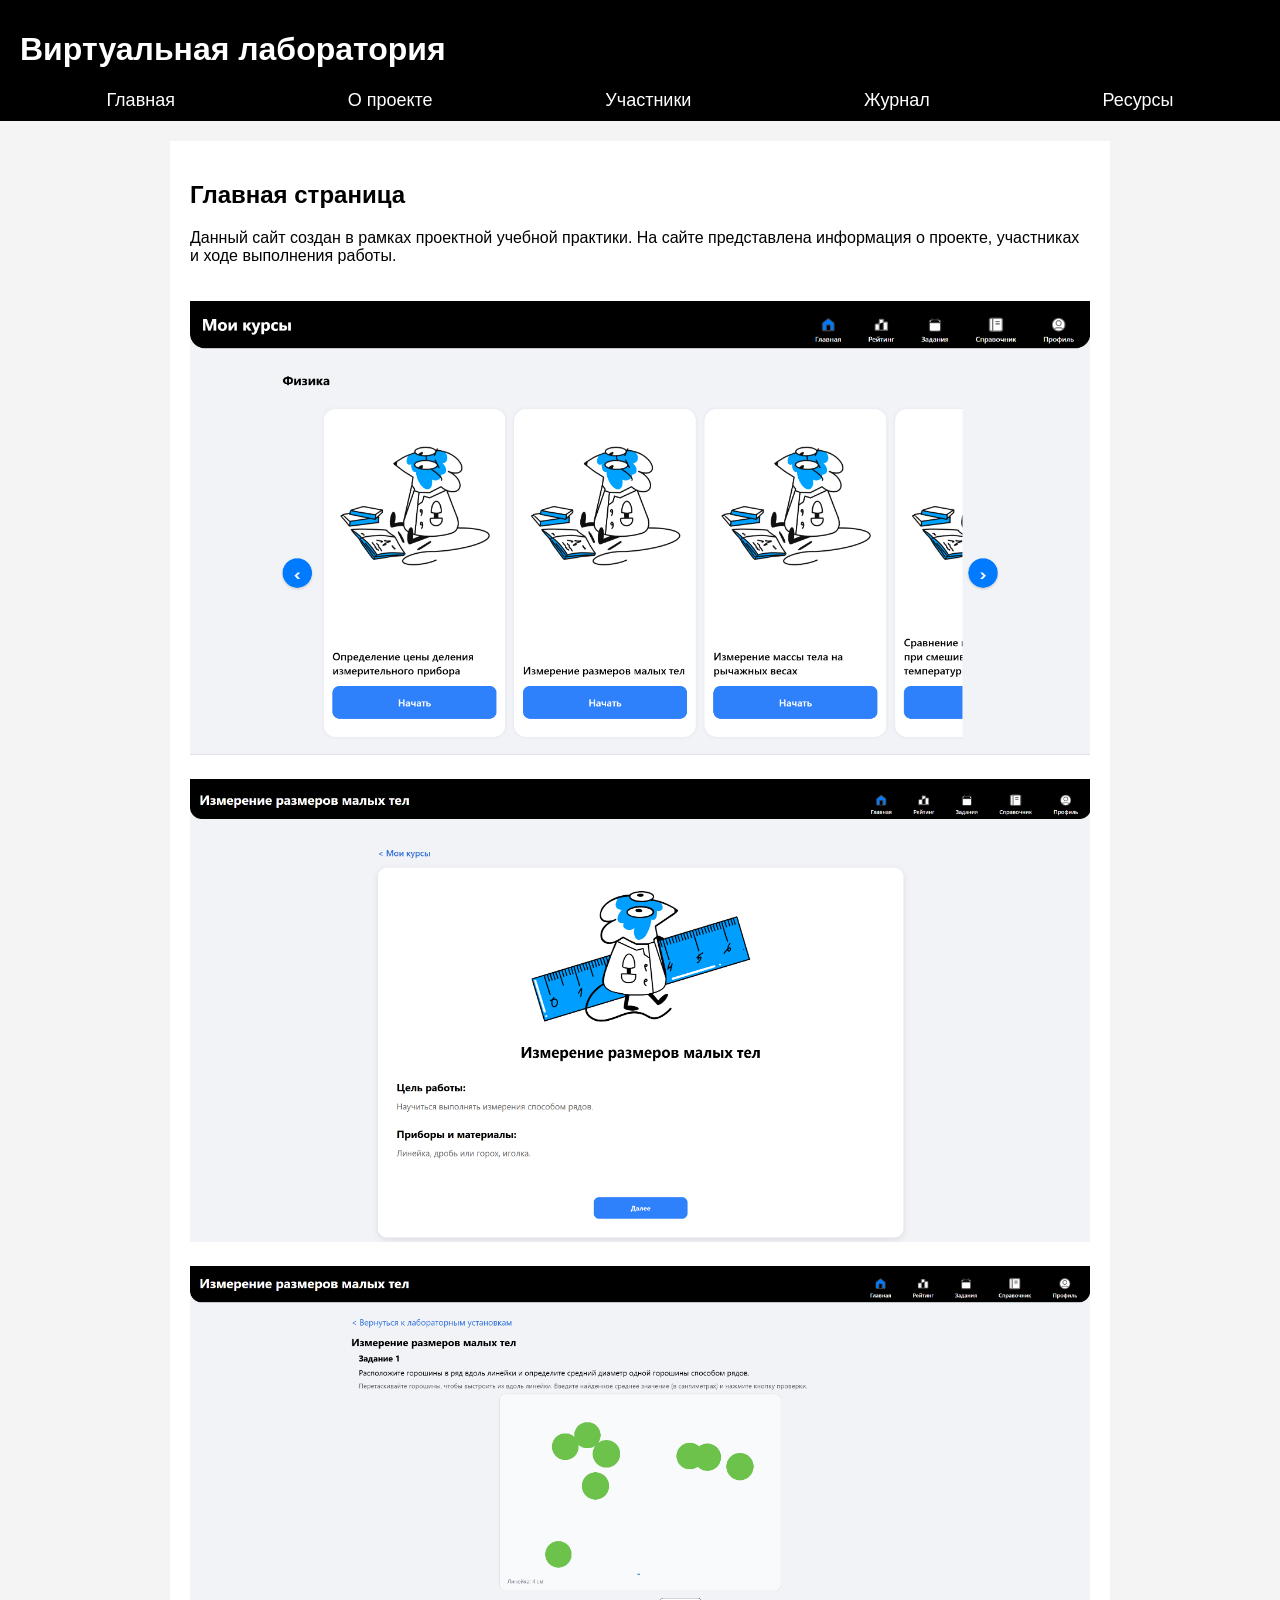
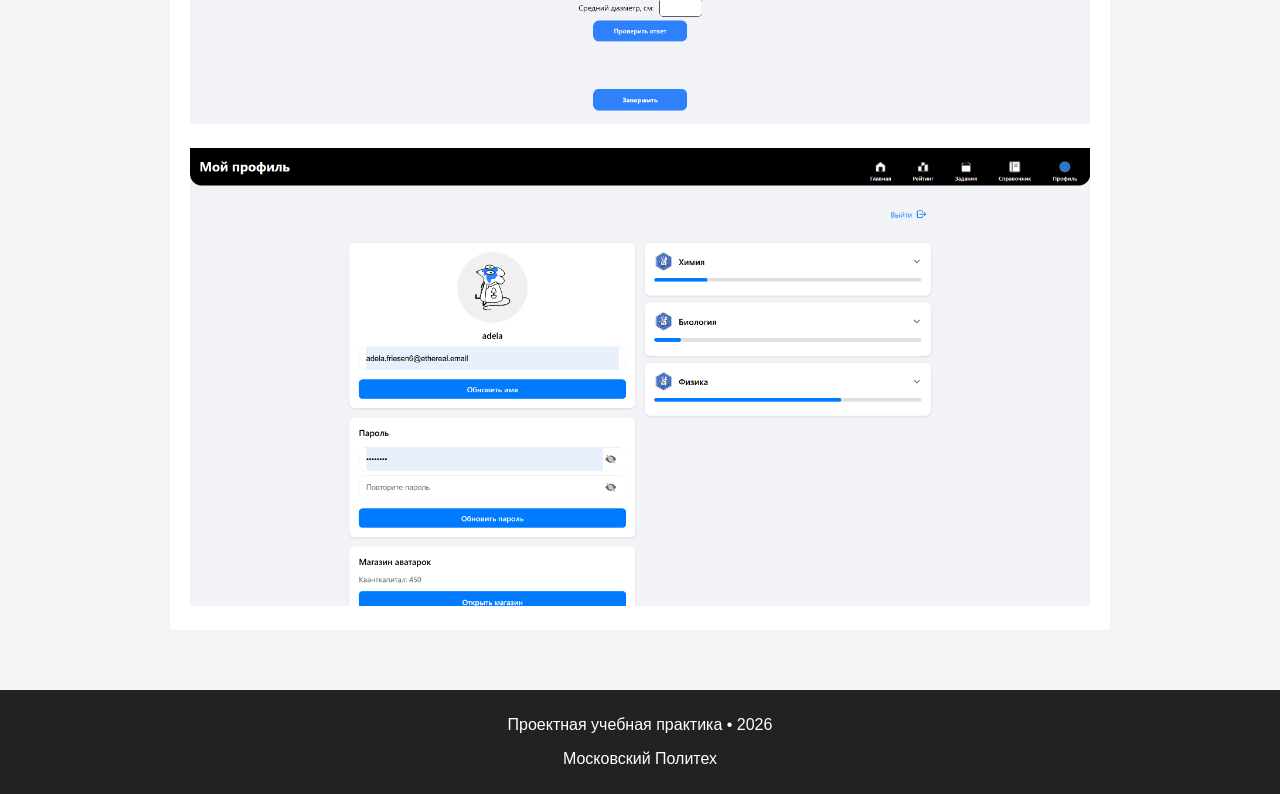
<file: index.html>
<!DOCTYPE html>
<html lang="ru">
<head>
    <meta charset="Windows 1251">
    <meta name="viewport" content="width=device-width, initial-scale=1.0">
    <title>��������� ��������</title>
    <link rel="stylesheet" href="style.css">
</head>
<body>

    <header>
        <h1>����������� �����������</h1>

        <nav>
            <a href="index.html">�������</a>
            <a href="about.html">� �������</a>
            <a href="team.html">���������</a>
            <a href="journal.html">������</a>
            <a href="resources.html">�������</a>
        </nav>
    </header>

    <main>
        <h2>������� ��������</h2>

        <p>
            ������ ���� ������ � ������ ��������� ������� ��������.
            �� ����� ������������ ���������� � �������,
            ���������� � ���� ���������� ������.
        </p>

        <img src="images/mainScreen.png" alt="project image">
        <img src="images/prevScreen.png" alt="project image">
        <img src="images/labScreen.png" alt="project image">
        <img src="images/profileScreen.png" alt="project image">
    </main>
    <footer>
        <p>��������� ������� �������� � 2026</p>
        <p>���������� �������</p>
    </footer>
</body>
</html>
</file>
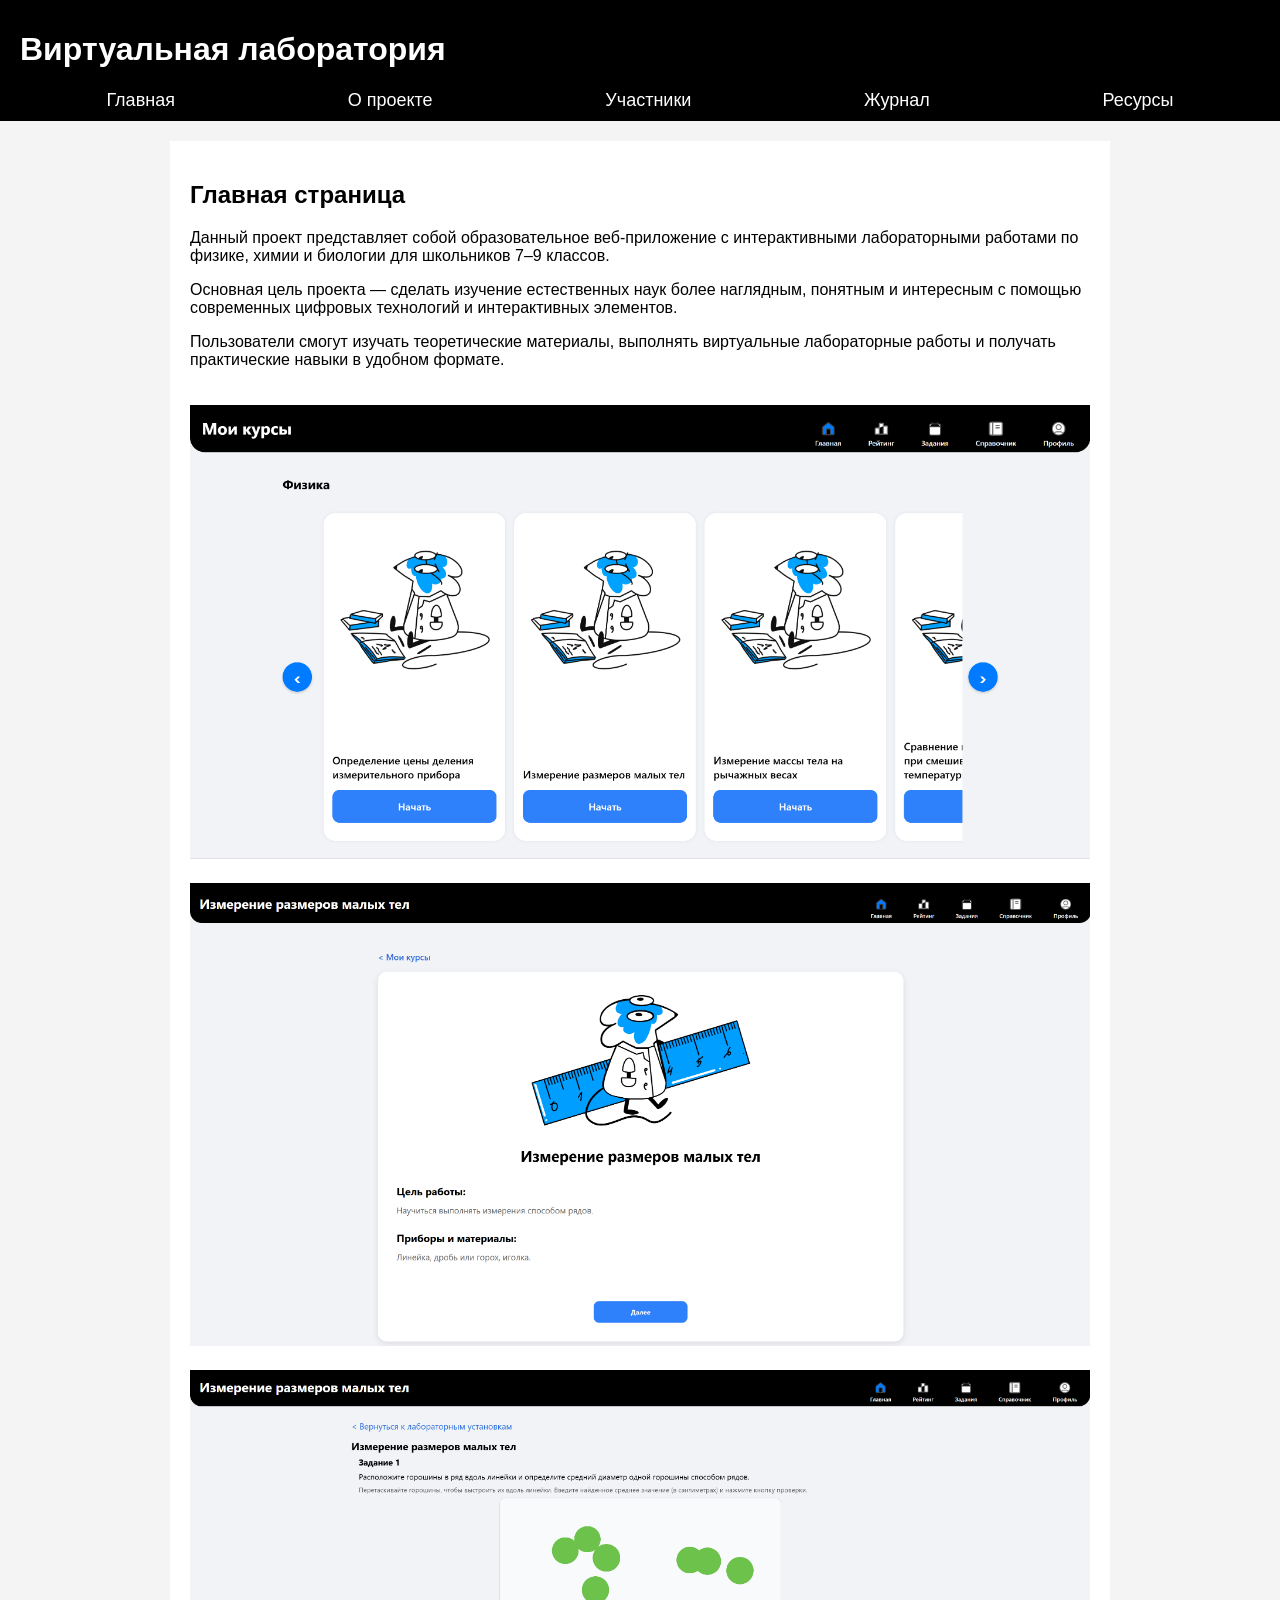
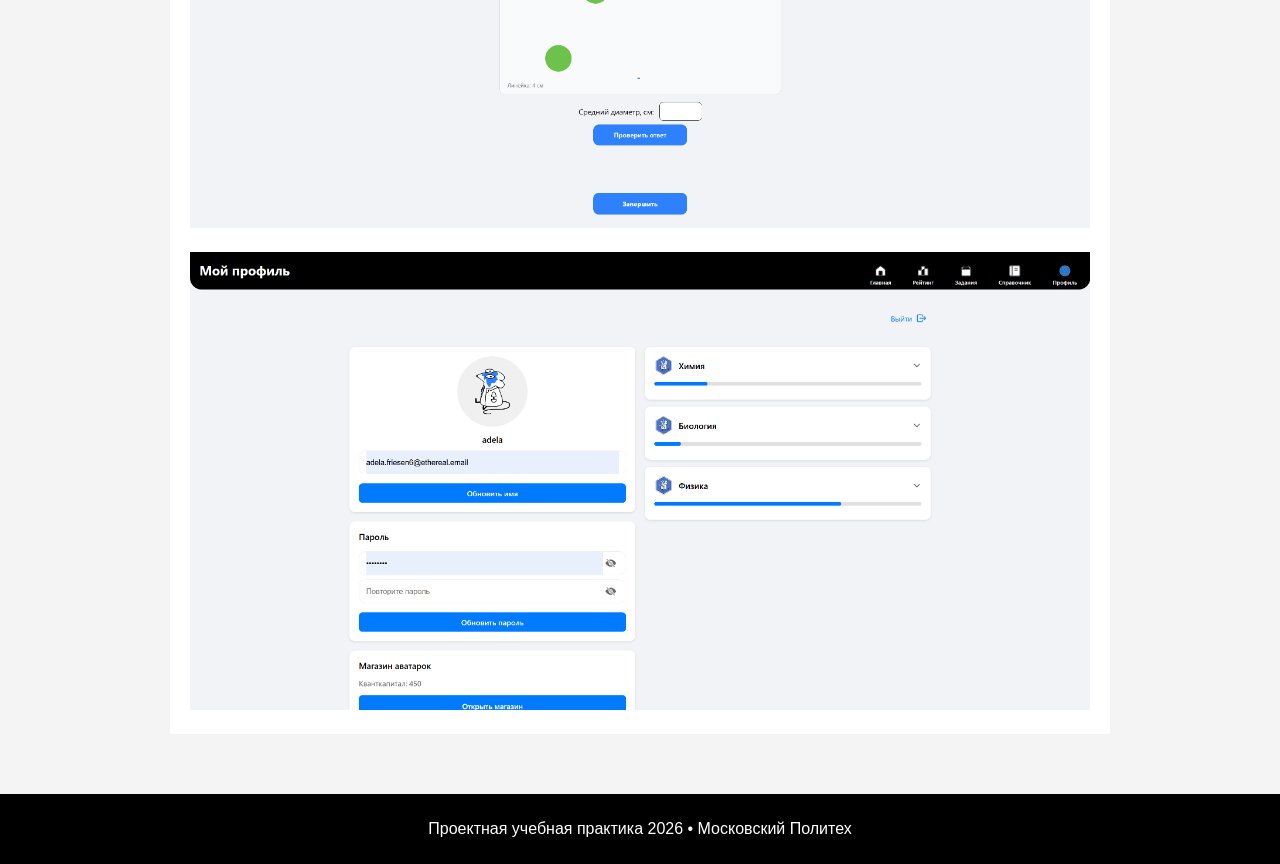
<file: site/index.html>
<!DOCTYPE html>
<html lang="ru">
<head>
    <meta charset="Windows 1251">
    <meta name="viewport" content="width=device-width, initial-scale=1.0">
    <title>��������� ��������</title>
    <link rel="stylesheet" href="style.css">
</head>
<body>

    <header>
        <h1>����������� �����������</h1>

        <nav>
            <a href="index.html">�������</a>
            <a href="about.html">� �������</a>
            <a href="team.html">���������</a>
            <a href="journal.html">������</a>
            <a href="resources.html">�������</a>
        </nav>
    </header>

    <main>
        <h2>������� ��������</h2>

        <p>
            ������ ������ ������������ ����� ��������������� ���-����������
            � �������������� ������������� �������� �� ������, ����� � ��������
            ��� ���������� 7�9 �������.
        </p>

        <p>
            �������� ���� ������� � ������� �������� ������������ ����
            ����� ���������, �������� � ���������� � ������� �����������
            �������� ���������� � ������������� ���������.
        </p>

        <p>
            ������������ ������ ������� ������������� ���������,
            ��������� ����������� ������������ ������ � ��������
            ������������ ������ � ������� �������.
        </p>

        <img src="images/mainScreen.png" alt="project image">
        <img src="images/prevScreen.png" alt="project image">
        <img src="images/labScreen.png" alt="project image">
        <img src="images/profileScreen.png" alt="project image">
    </main>
    <footer>
        <p>��������� ������� �������� 2026 � ���������� �������</p>

    </footer>
</body>
</html>
</file>
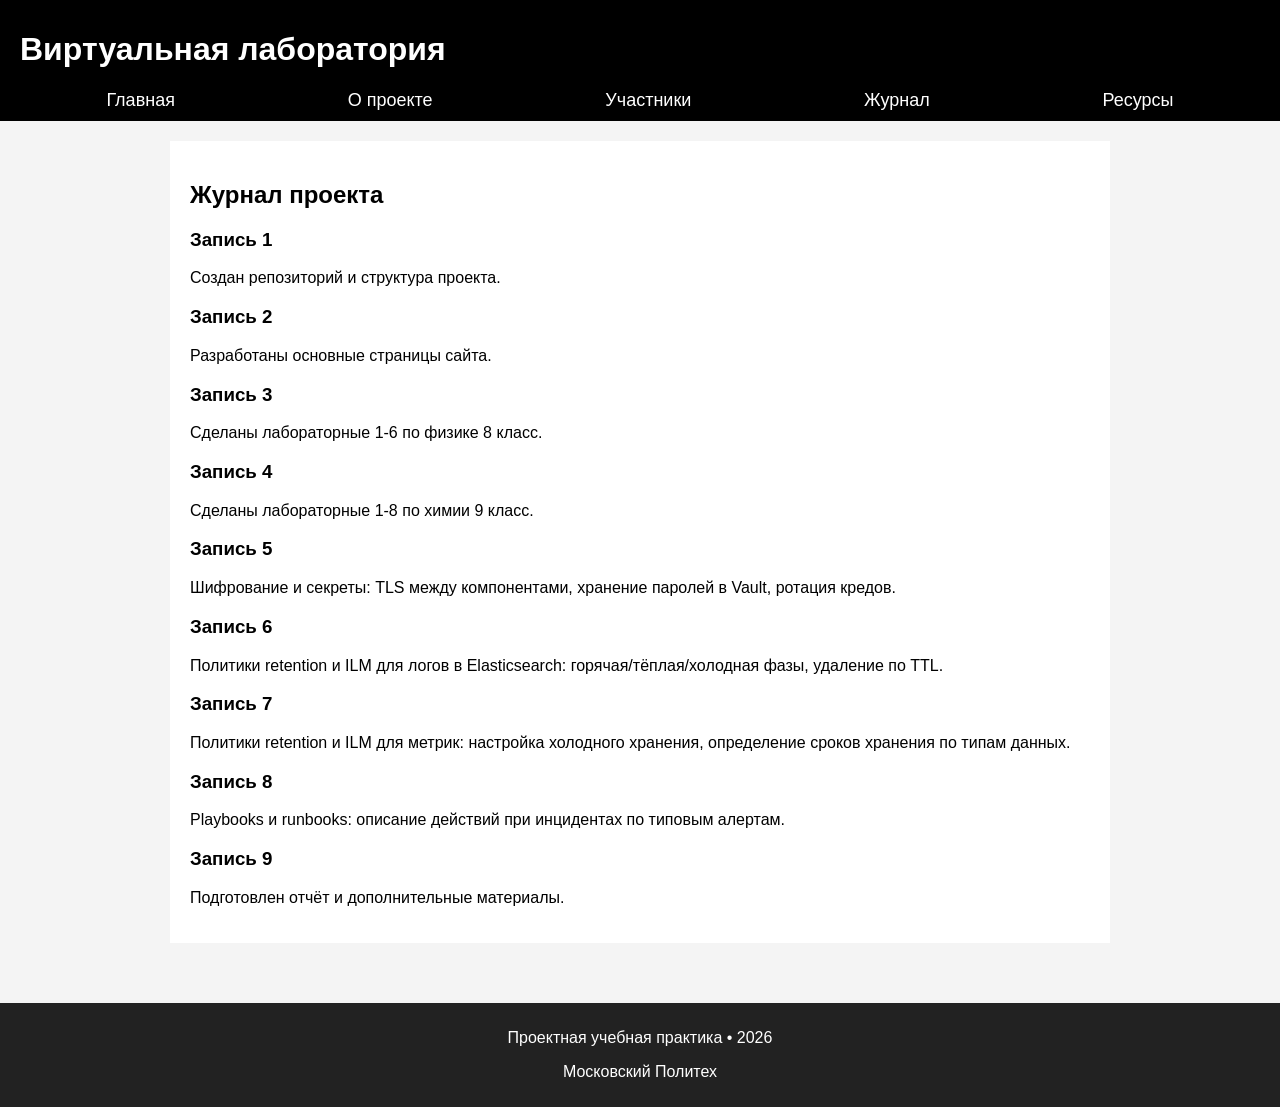
<file: journal.html>
<!DOCTYPE html>
<html lang="ru">
<head>
    <meta charset="windows-1251">
    <meta name="viewport" content="width=device-width, initial-scale=1.0">
    <title>��������� ��������</title>
    <link rel="stylesheet" href="style.css">
</head>
<body>

    <header>
        <h1>����������� �����������</h1>

        <nav>
            <a href="index.html">�������</a>
            <a href="about.html">� �������</a>
            <a href="team.html">���������</a>
            <a href="journal.html">������</a>
            <a href="resources.html">�������</a>
        </nav>
    </header>

    <main>
        <h2>������ �������</h2>

        <h3>������ 1</h3>
        <p>������ ����������� � ��������� �������.</p>

        <h3>������ 2</h3>
        <p>����������� �������� �������� �����.</p>

        <h3>������ 3</h3>
        <p>������� ������������ 1-6 �� ������ 8 �����.</p>

        <h3>������ 4</h3>
        <p>������� ������������ 1-8 �� ����� 9 �����.</p>

        <h3>������ 5</h3>
        <p>���������� � �������: TLS ����� ������������, �������� ������� � Vault, ������� ������.</p>

        <h3>������ 6</h3>
        <p>�������� retention � ILM ��� ����� � Elasticsearch: �������/�����/�������� ����, �������� �� TTL.</p>

        <h3>������ 7</h3>
        <p>�������� retention � ILM ��� ������: ��������� ��������� ��������, ����������� ������ �������� �� ����� ������.</p>

        <h3>������ 8</h3>
        <p>Playbooks � runbooks: �������� �������� ��� ���������� �� ������� �������.</p>

        <h3>������ 9</h3>
        <p>����������� ����� � �������������� ���������.</p>

    </main>
    <footer>
        <p>��������� ������� �������� � 2026</p><p>���������� �������</p>
    </footer>
</body>
</html>
</file>
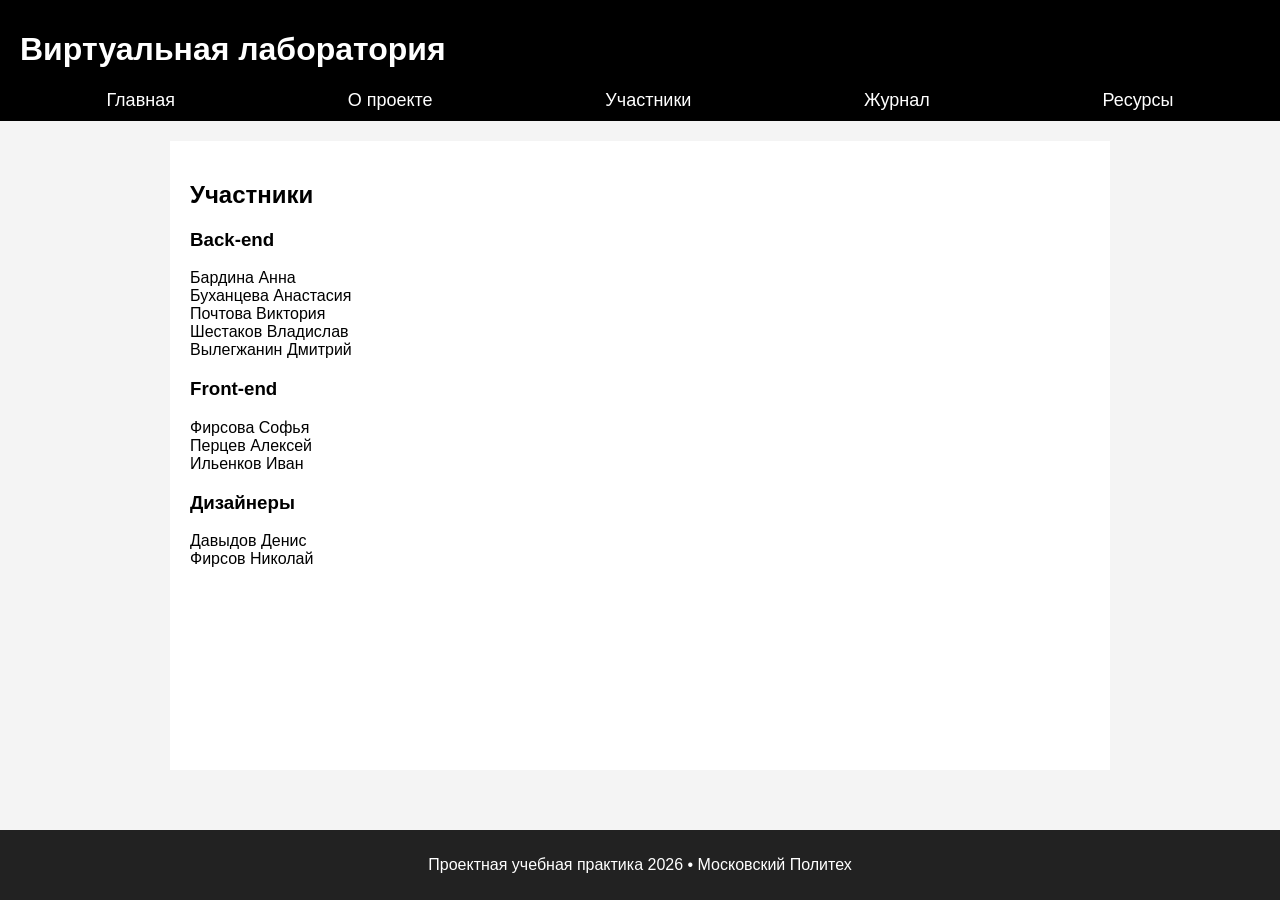
<file: team.html>
<!DOCTYPE html>
<html lang="ru">
<head>
    <meta charset="windows-1251">
    <meta name="viewport" content="width=device-width, initial-scale=1.0">
    <title>��������� ��������</title>
    <link rel="stylesheet" href="style.css">
</head>
<body>

    <header>
        <h1>����������� �����������</h1>

        <nav>
            <a href="index.html">�������</a>
            <a href="about.html">� �������</a>
            <a href="team.html">���������</a>
            <a href="journal.html">������</a>
            <a href="resources.html">�������</a>
        </nav>
    </header>

    <main>
        <h2>���������</h2>
        <h3>Back-end</h3>
        <p>
            ������� ����<br />
            ��������� ���������<br />
            ������� ��������<br />
            �������� ���������<br />
            ���������� �������
        </p>
        <h3>Front-end</h3>
        <p>
            ������� �����<br />
            ������ �������<br />
            �������� ����<br />
        </p>
        <h3>���������</h3>
        <p>
            ������� �����<br />
            ������ �������<br />
        </p>
    </main>
    <footer>
        <p>��������� ������� �������� 2026 � ���������� �������</p>
      
    </footer>
</body>
</html>
</file>
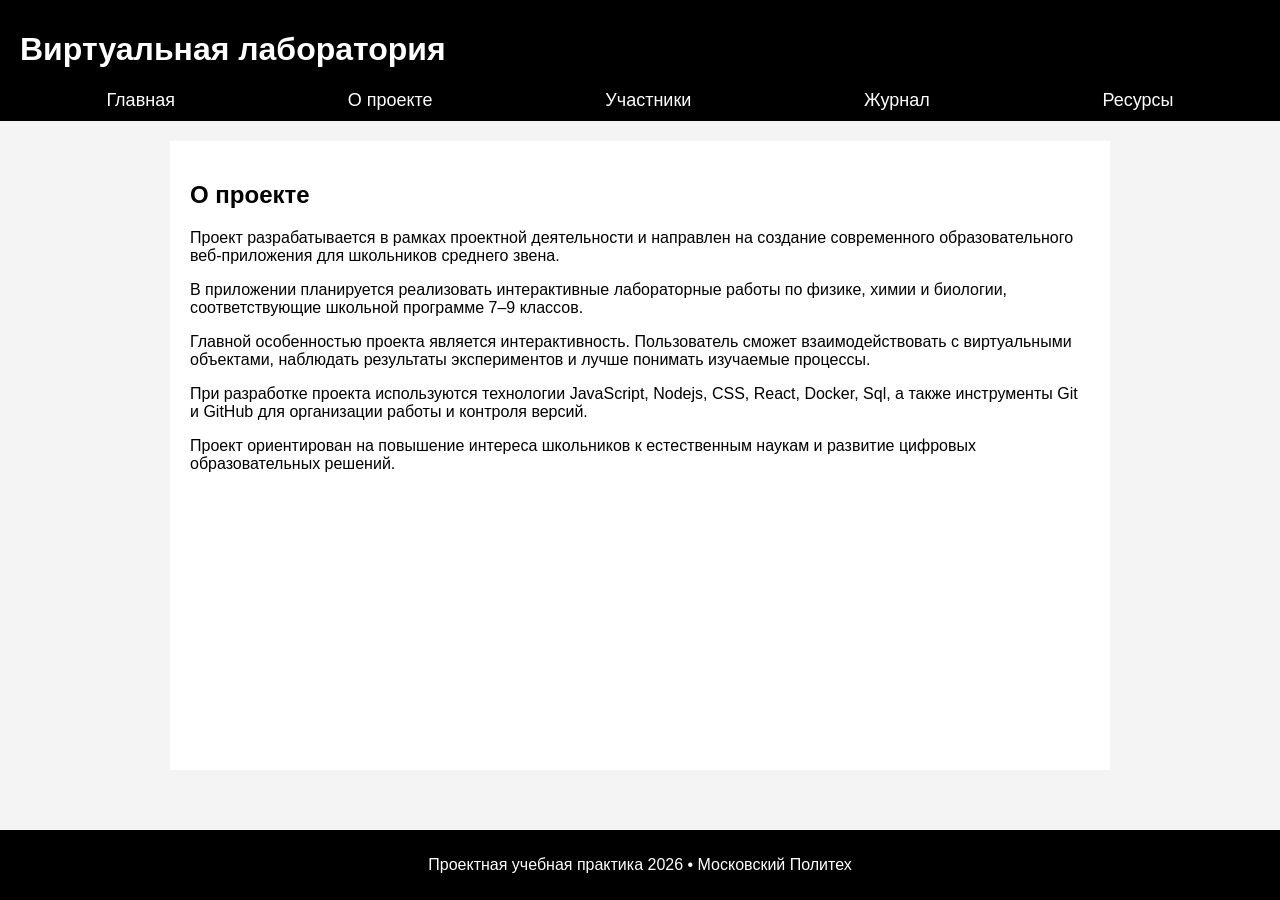
<file: site/about.html>
<!DOCTYPE html>
<html lang="ru">
<head>
    <meta charset="windows-1251">
    <meta name="viewport" content="width=device-width, initial-scale=1.0">
    <title>��������� ��������</title>
    <link rel="stylesheet" href="style.css">
</head>
<body>

    <header>
        <h1>����������� �����������</h1>

        <nav>
            <a href="index.html">�������</a>
            <a href="about.html">� �������</a>
            <a href="team.html">���������</a>
            <a href="journal.html">������</a>
            <a href="resources.html">�������</a>
        </nav>
    </header>

    <main>
        <h2>� �������</h2>

        <p>
           ������ ��������������� � ������ ��������� ������������
            � ��������� �� �������� ������������ ����������������
            ���-���������� ��� ���������� �������� �����.
        </p>

        <p>
             � ���������� ����������� ����������� ������������� ������������
            ������ �� ������, ����� � ��������, ���������������
            �������� ��������� 7�9 �������.
        </p>
        <p>
            ������� ������������ ������� �������� ���������������.
            ������������ ������ ����������������� � ������������ ���������,
            ��������� ���������� ������������� � ����� ��������
            ��������� ��������.
        </p>

        <p>
            ��� ���������� ������� ������������ ���������� JavaScript, Nodejs, CSS,
            React, Docker, Sql,
            � ����� ����������� Git � GitHub ��� ����������� ������
            � �������� ������.
        </p>

        <p>
            ������ ������������ �� ��������� �������� ����������
            � ������������ ������ � �������� �������� ���������������
            �������.
        </p>
    </main>
    <footer>
    <p>��������� ������� �������� 2026 � ���������� �������</p>
    </footer>
</body>
</html>
</file>
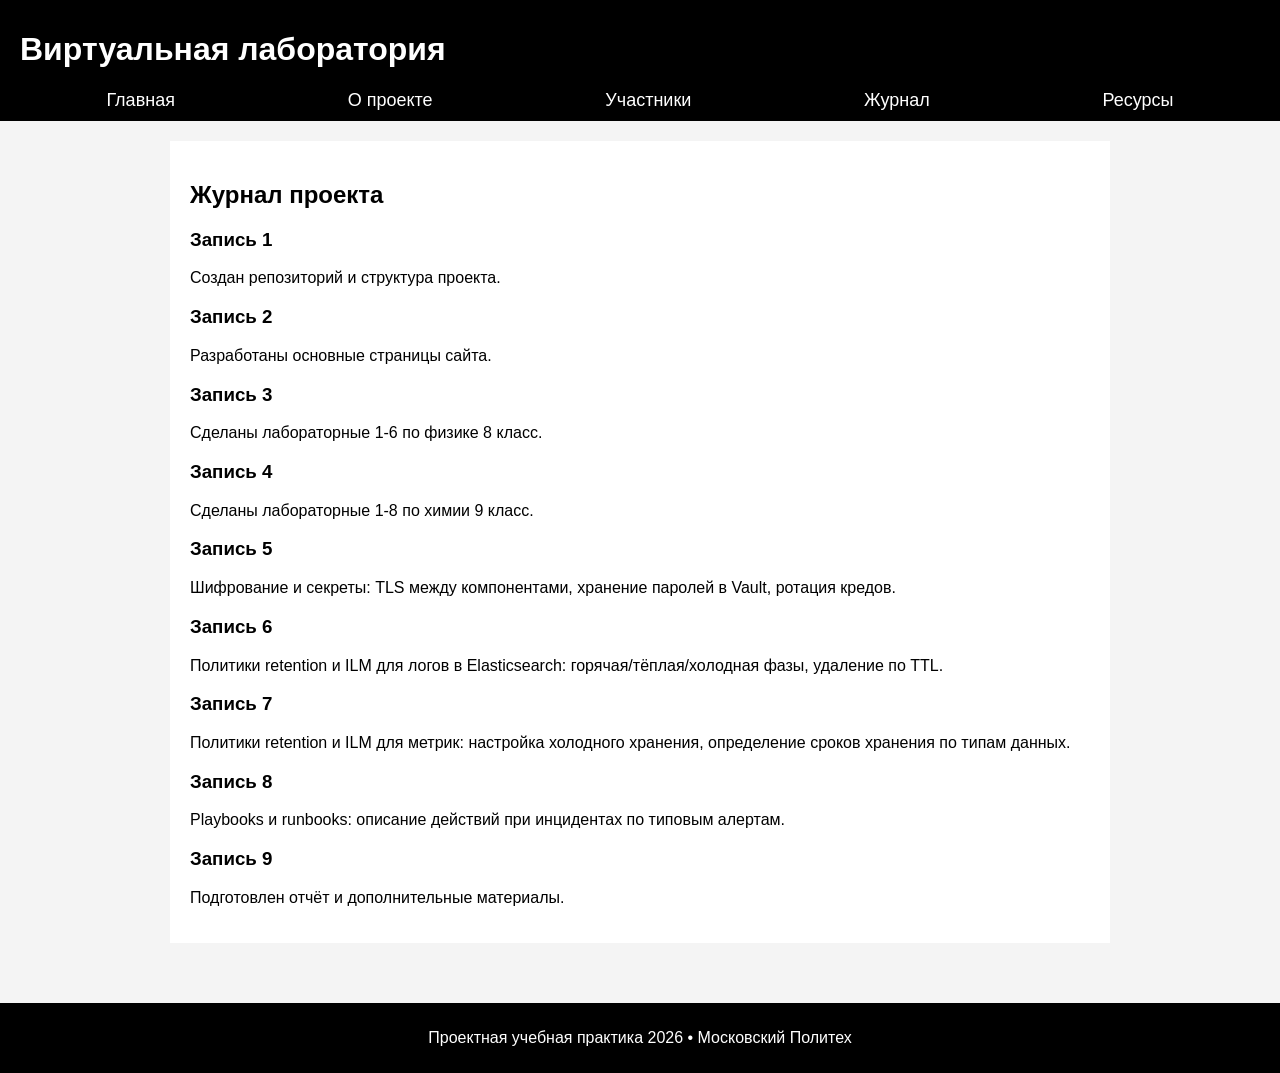
<file: site/journal.html>
<!DOCTYPE html>
<html lang="ru">
<head>
    <meta charset="windows-1251">
    <meta name="viewport" content="width=device-width, initial-scale=1.0">
    <title>��������� ��������</title>
    <link rel="stylesheet" href="style.css">
</head>
<body>

    <header>
        <h1>����������� �����������</h1>

        <nav>
            <a href="index.html">�������</a>
            <a href="about.html">� �������</a>
            <a href="team.html">���������</a>
            <a href="journal.html">������</a>
            <a href="resources.html">�������</a>
        </nav>
    </header>

    <main>
        <h2>������ �������</h2>

        <h3>������ 1</h3>
        <p>������ ����������� � ��������� �������.</p>

        <h3>������ 2</h3>
        <p>����������� �������� �������� �����.</p>

        <h3>������ 3</h3>
        <p>������� ������������ 1-6 �� ������ 8 �����.</p>

        <h3>������ 4</h3>
        <p>������� ������������ 1-8 �� ����� 9 �����.</p>

        <h3>������ 5</h3>
        <p>���������� � �������: TLS ����� ������������, �������� ������� � Vault, ������� ������.</p>

        <h3>������ 6</h3>
        <p>�������� retention � ILM ��� ����� � Elasticsearch: �������/�����/�������� ����, �������� �� TTL.</p>

        <h3>������ 7</h3>
        <p>�������� retention � ILM ��� ������: ��������� ��������� ��������, ����������� ������ �������� �� ����� ������.</p>

        <h3>������ 8</h3>
        <p>Playbooks � runbooks: �������� �������� ��� ���������� �� ������� �������.</p>

        <h3>������ 9</h3>
        <p>����������� ����� � �������������� ���������.</p>

    </main>
    <footer>
        <p>��������� ������� �������� 2026 � ���������� �������</p>
    </footer>
</body>
</html>
</file>
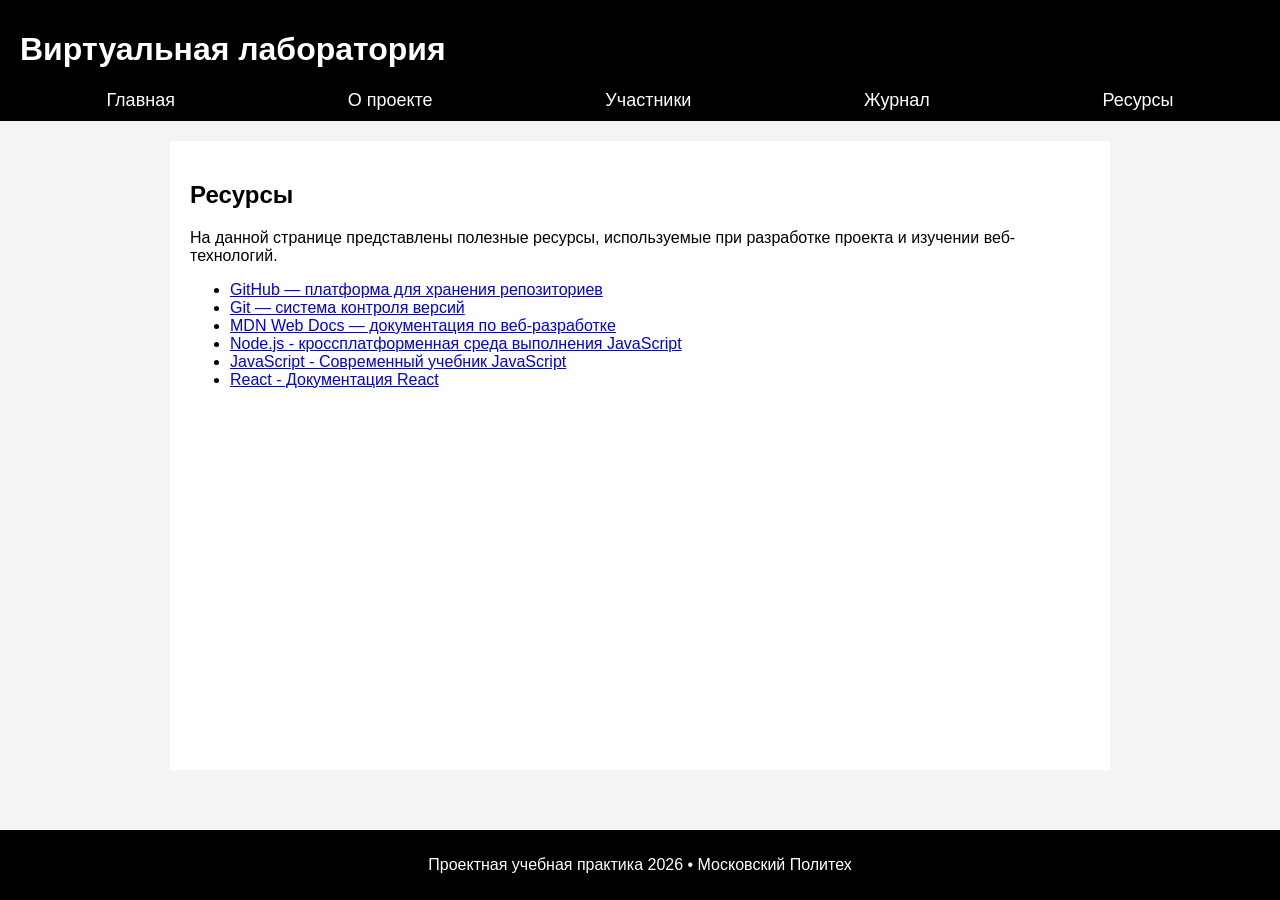
<file: site/resources.html>
<!DOCTYPE html>
<html lang="ru">
<head>
    <meta charset="windows-1251">
    <meta name="viewport" content="width=device-width, initial-scale=1.0">
    <title>��������� ��������</title>
    <link rel="stylesheet" href="style.css">
</head>
<body>

    <header>
        <h1>����������� �����������</h1>

        <nav>
            <a href="index.html">�������</a>
            <a href="about.html">� �������</a>
            <a href="team.html">���������</a>
            <a href="journal.html">������</a>
            <a href="resources.html">�������</a>
        </nav>
    </header>

    <main>
        <h2>�������</h2>
        <p>
            �� ������ �������� ������������ �������� �������,
            ������������ ��� ���������� ������� � ��������
            ���-����������.
        </p>
        <ul>
            <li><a href="https://github.com">GitHub � ��������� ��� �������� ������������</a></li>
            <li><a href="https://git-scm.com">Git � ������� �������� ������</a></li>
            <li><a href="https://developer.mozilla.org">MDN Web Docs � ������������ �� ���-����������</a></li>
            <li><a href="https://nodejs.org/en">Node.js - ������������������ ����� ���������� JavaScript</a></li>
            <li><a href="https://learn.javascript.ru/">JavaScript - ����������� ������� JavaScript </a></li>
            <li><a href="https://ru.legacy.reactjs.org/docs/getting-started.html">React - ������������ React </a></li>

        </ul>
    </main>
    <footer>
        <p>��������� ������� �������� 2026 � ���������� �������</p>
     
    </footer>
</body>
</html>
</file>
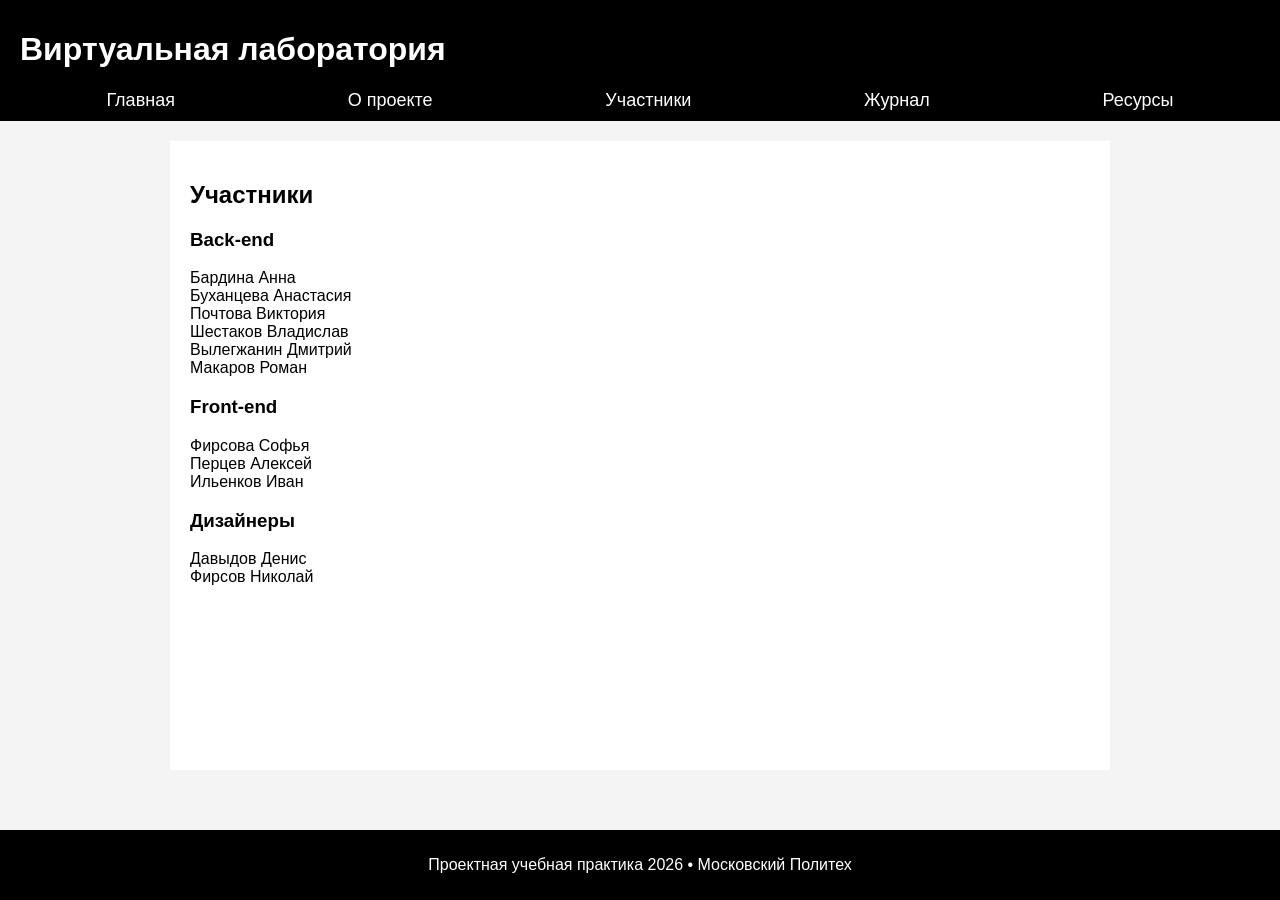
<file: site/team.html>
<!DOCTYPE html>
<html lang="ru">
<head>
    <meta charset="windows-1251">
    <meta name="viewport" content="width=device-width, initial-scale=1.0">
    <title>��������� ��������</title>
    <link rel="stylesheet" href="style.css">
</head>
<body>

    <header>
        <h1>����������� �����������</h1>

        <nav>
            <a href="index.html">�������</a>
            <a href="about.html">� �������</a>
            <a href="team.html">���������</a>
            <a href="journal.html">������</a>
            <a href="resources.html">�������</a>
        </nav>
    </header>

    <main>
        <h2>���������</h2>
        <h3>Back-end</h3>
        <p>
            ������� ����<br />
            ��������� ���������<br />
            ������� ��������<br />
            �������� ���������<br />
            ���������� �������<br />
            ������� �����
        </p>
        <h3>Front-end</h3>
        <p>
            ������� �����<br />
            ������ �������<br />
            �������� ����<br />
        </p>
        <h3>���������</h3>
        <p>
            ������� �����<br />
            ������ �������<br />
        </p>
    </main>
    <footer>
        <p>��������� ������� �������� 2026 � ���������� �������</p>
      
    </footer>
</body>
</html>
</file>
<file: style.css>
html, body {
    height: 100%;
    margin: 0;
}
body {
    display: flex;
    flex-direction: column;
    background-color: #f4f4f4;
    font-family: Arial, sans-serif;
}
html {
    overflow-y: scroll;
}
header {
    background-color: #000;
    color: white;
    padding: 10px 20px;
}

nav {
    display: flex;
    justify-content: space-around;
    align-items: center;
    width: 100%;
    margin-top: 15px;
}

    nav a {
        color: white;
        text-decoration: none;
        font-size: 18px;
    }

main {
    flex: 1;
    width: 100%;
    max-width: 900px;
    margin: 20px auto;
    padding: 20px;
    background: white;
}

img {
    width: 100%;
    margin-top: 20px;
}
footer {
    background-color: #222;
    color: white;
    text-align: center;
    padding: 10px;
    margin-top: 40px;
}
</file>
<file: site/style.css>
html, body {
    height: 100%;
    margin: 0;
}
body {
    display: flex;
    flex-direction: column;
    background-color: #f4f4f4;
    font-family: Arial, sans-serif;
}
html {
    overflow-y: scroll;
}
header {
    background-color: #000;
    color: white;
    padding: 10px 20px;
}

nav {
    display: flex;
    justify-content: space-around;
    align-items: center;
    width: 100%;
    margin-top: 15px;
}

    nav a {
        color: white;
        text-decoration: none;
        font-size: 18px;
    }

main {
    flex: 1;
    width: 100%;
    max-width: 900px;
    margin: 20px auto;
    padding: 20px;
    background: white;
}

img {
    width: 100%;
    margin-top: 20px;
}
footer {
    background-color: #000;
    color: white;
    text-align: center;
    padding: 10px;
    margin-top: 40px;
}
</file>
